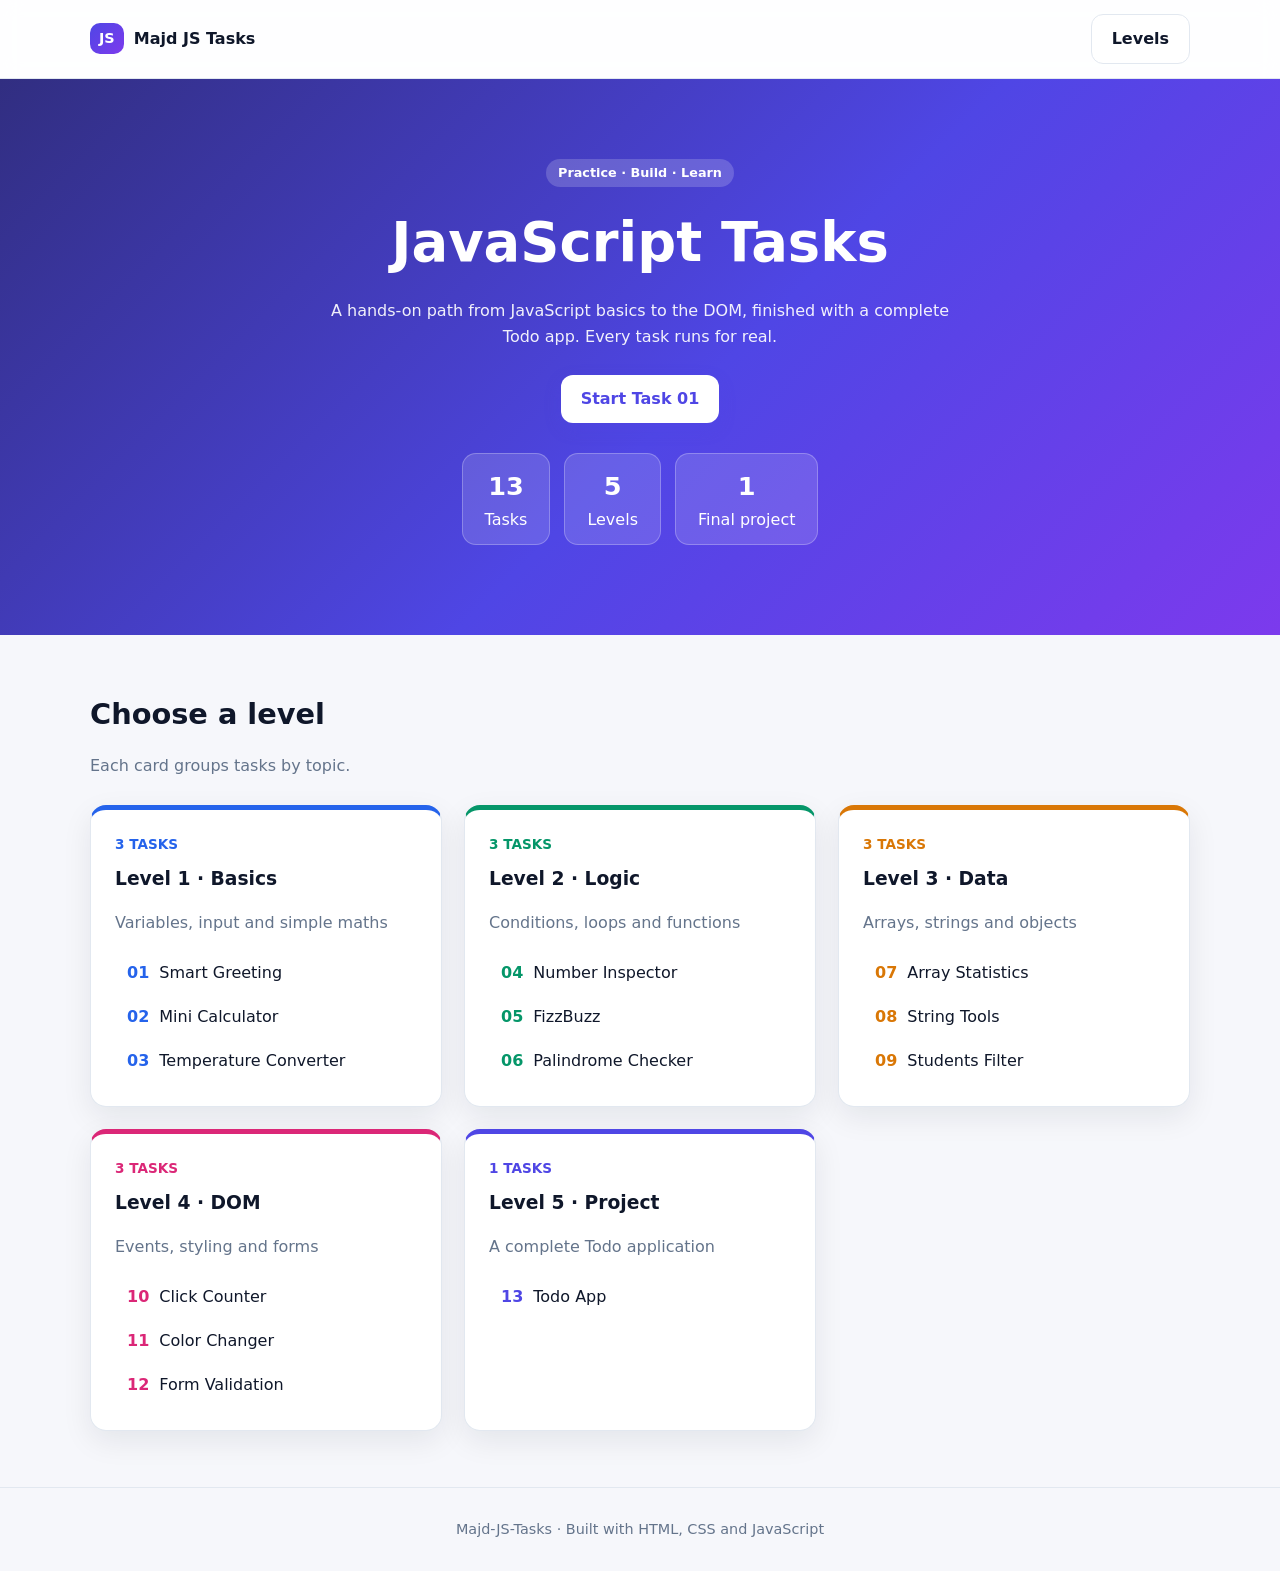
<file: Majd-JS-Tasks/index.html>
<!DOCTYPE html><html lang="en"><head><meta charset="UTF-8"><meta name="viewport" content="width=device-width,initial-scale=1"><title>JavaScript Tasks · Majd JS Tasks</title><link rel="stylesheet" href="shared/style.css"></head><body><header class="site-header"><div class="container nav"><a class="brand" href="index.html"><span class="logo">JS</span>Majd JS Tasks</a><a class="btn btn-ghost" href="#levels">Levels</a></div></header><section class="hero"><div class="container"><span class="badge">Practice · Build · Learn</span><h1>JavaScript Tasks</h1><p>A hands-on path from JavaScript basics to the DOM, finished with a complete Todo app. Every task runs for real.</p><a class="btn btn-light" href="level-1-basics/greeting.html">Start Task 01</a><div class="stats-row"><div class="stat"><b>13</b>Tasks</div><div class="stat"><b>5</b>Levels</div><div class="stat"><b>1</b>Final project</div></div></div></section><section class="section" id="levels"><div class="container"><h2>Choose a level</h2><p class="muted">Each card groups tasks by topic.</p><div class="grid"><article class="card" style="--c:#2563eb"><div class="count">3 TASKS</div><h3>Level 1 · Basics</h3><p class="muted">Variables, input and simple maths</p><ul><li><a href="level-1-basics/greeting.html"><span>01</span>Smart Greeting</a></li><li><a href="level-1-basics/calculator.html"><span>02</span>Mini Calculator</a></li><li><a href="level-1-basics/temperature.html"><span>03</span>Temperature Converter</a></li></ul></article><article class="card" style="--c:#059669"><div class="count">3 TASKS</div><h3>Level 2 · Logic</h3><p class="muted">Conditions, loops and functions</p><ul><li><a href="level-2-logic/number-check.html"><span>04</span>Number Inspector</a></li><li><a href="level-2-logic/fizzbuzz.html"><span>05</span>FizzBuzz</a></li><li><a href="level-2-logic/palindrome.html"><span>06</span>Palindrome Checker</a></li></ul></article><article class="card" style="--c:#d97706"><div class="count">3 TASKS</div><h3>Level 3 · Data</h3><p class="muted">Arrays, strings and objects</p><ul><li><a href="level-3-data/array-stats.html"><span>07</span>Array Statistics</a></li><li><a href="level-3-data/string-tools.html"><span>08</span>String Tools</a></li><li><a href="level-3-data/students.html"><span>09</span>Students Filter</a></li></ul></article><article class="card" style="--c:#db2777"><div class="count">3 TASKS</div><h3>Level 4 · DOM</h3><p class="muted">Events, styling and forms</p><ul><li><a href="level-4-dom/counter.html"><span>10</span>Click Counter</a></li><li><a href="level-4-dom/color-picker.html"><span>11</span>Color Changer</a></li><li><a href="level-4-dom/form-validation.html"><span>12</span>Form Validation</a></li></ul></article><article class="card" style="--c:#4f46e5"><div class="count">1 TASKS</div><h3>Level 5 · Project</h3><p class="muted">A complete Todo application</p><ul><li><a href="level-5-project/13-todo-app/index.html"><span>13</span>Todo App</a></li></ul></article></div></div></section><footer>Majd-JS-Tasks · Built with HTML, CSS and JavaScript</footer></body></html>
</file>
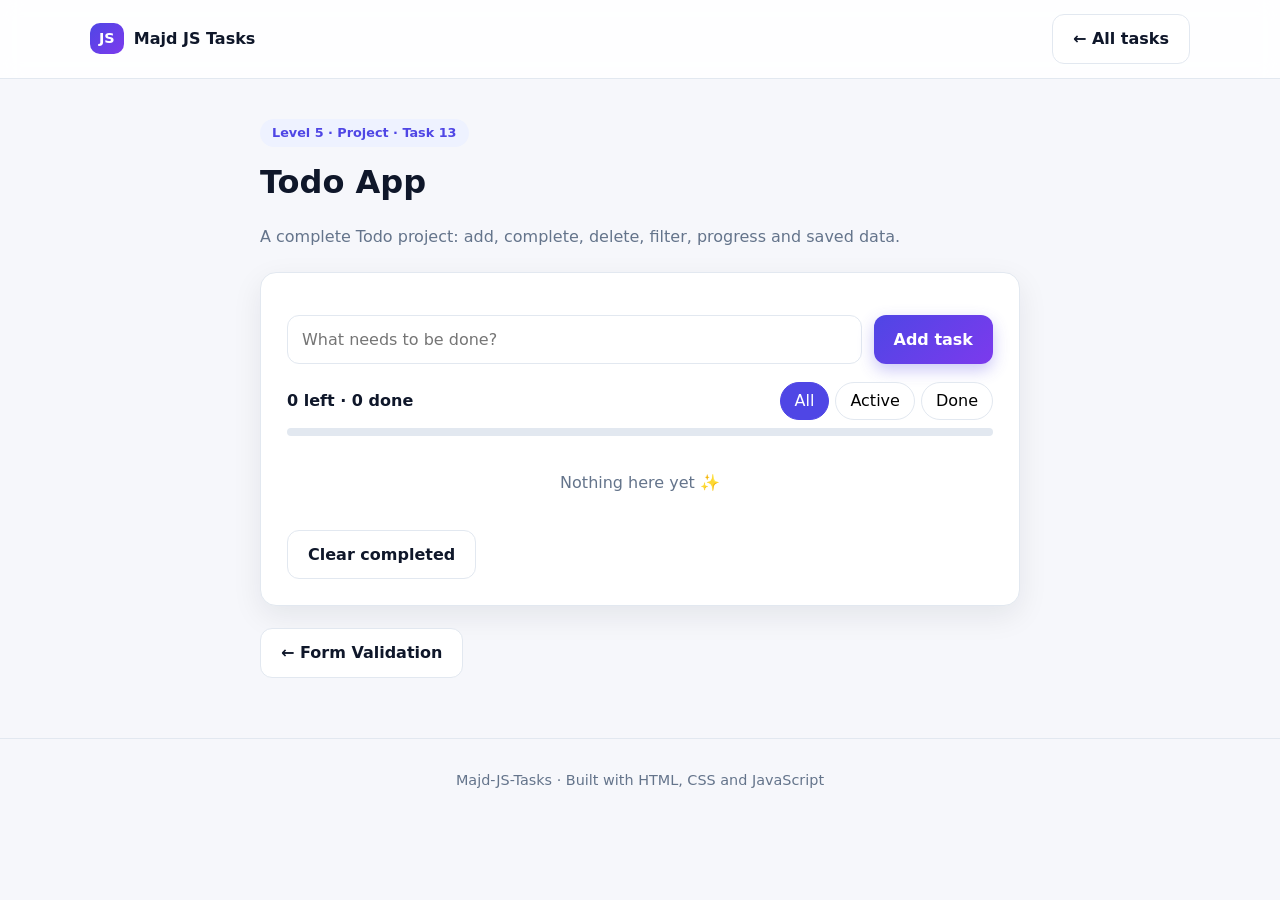
<file: Majd-JS-Tasks/level-5-project/13-todo-app/index.html>
<!DOCTYPE html><html lang="en"><head><meta charset="UTF-8"><meta name="viewport" content="width=device-width,initial-scale=1"><title>Todo App · Majd JS Tasks</title><link rel="stylesheet" href="../../shared/style.css"></head><body><header class="site-header"><div class="container nav"><a class="brand" href="../../index.html"><span class="logo">JS</span>Majd JS Tasks</a><a class="btn btn-ghost" href="../../index.html">← All tasks</a></div></header><main class="container task"><span class="badge">Level 5 · Project · Task 13</span><h1>Todo App</h1><p class="lead">A complete Todo project: add, complete, delete, filter, progress and saved data.</p><section class="panel"><form id="f" class="row"><input id="t" placeholder="What needs to be done?" maxlength="80" aria-label="New task"><button class="btn">Add task</button></form><div class="stats"><strong id="count"></strong><div class="tabs" id="tabs"><button data-f="all" class="active">All</button><button data-f="active">Active</button><button data-f="done">Done</button></div></div><div class="progress"><div id="bar"></div></div><ul id="list" class="todo-list"></ul><button class="btn btn-ghost" id="clear">Clear completed</button></section><nav class="pager"><a class="btn btn-ghost" href="../../level-4-dom/form-validation.html">← Form Validation</a><span></span></nav></main><footer>Majd-JS-Tasks · Built with HTML, CSS and JavaScript</footer><script src="../../shared/common.js"></script><script src="todo.js"></script></body></html>
</file>
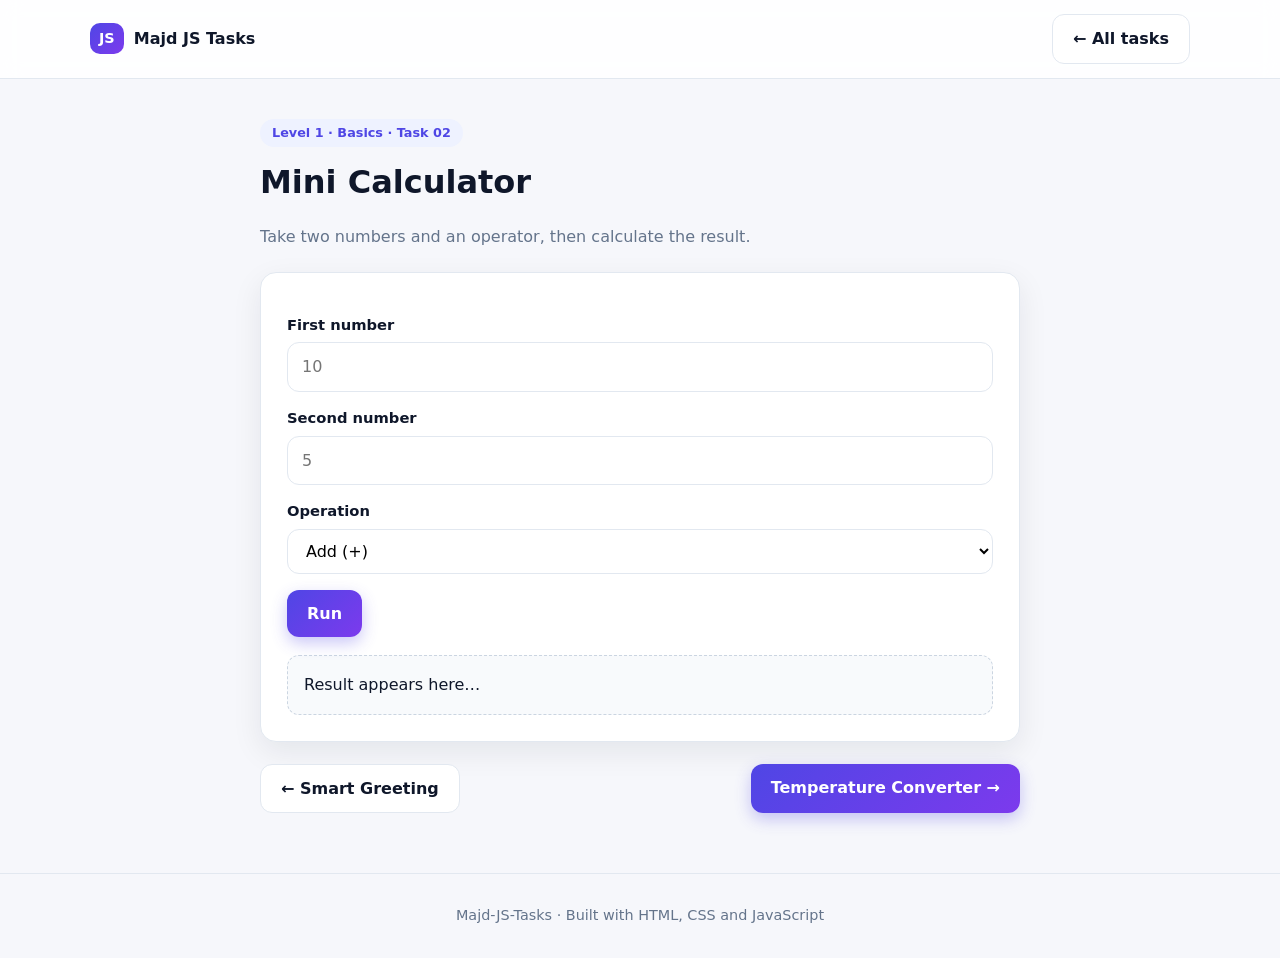
<file: Majd-JS-Tasks/level-1-basics/calculator.html>
<!DOCTYPE html><html lang="en"><head><meta charset="UTF-8"><meta name="viewport" content="width=device-width,initial-scale=1"><title>Mini Calculator · Majd JS Tasks</title><link rel="stylesheet" href="../shared/style.css"></head><body><header class="site-header"><div class="container nav"><a class="brand" href="../index.html"><span class="logo">JS</span>Majd JS Tasks</a><a class="btn btn-ghost" href="../index.html">← All tasks</a></div></header><main class="container task"><span class="badge">Level 1 · Basics · Task 02</span><h1>Mini Calculator</h1><p class="lead">Take two numbers and an operator, then calculate the result.</p><section class="panel"><label for="a">First number</label><input id="a" type="number" placeholder="10"><label for="b">Second number</label><input id="b" type="number" placeholder="5"><label for="op">Operation</label><select id="op"><option value="+">Add (+)</option><option value="-">Subtract (−)</option><option value="*">Multiply (×)</option><option value="/">Divide (÷)</option></select><div class="row"><button class="btn" id="go">Run</button></div><div class="output" id="out">Result appears here…</div></section><nav class="pager"><a class="btn btn-ghost" href="../level-1-basics/greeting.html">← Smart Greeting</a><a class="btn" href="../level-1-basics/temperature.html">Temperature Converter →</a></nav></main><footer>Majd-JS-Tasks · Built with HTML, CSS and JavaScript</footer><script src="../shared/common.js"></script><script src="calculator.js"></script></body></html>
</file>
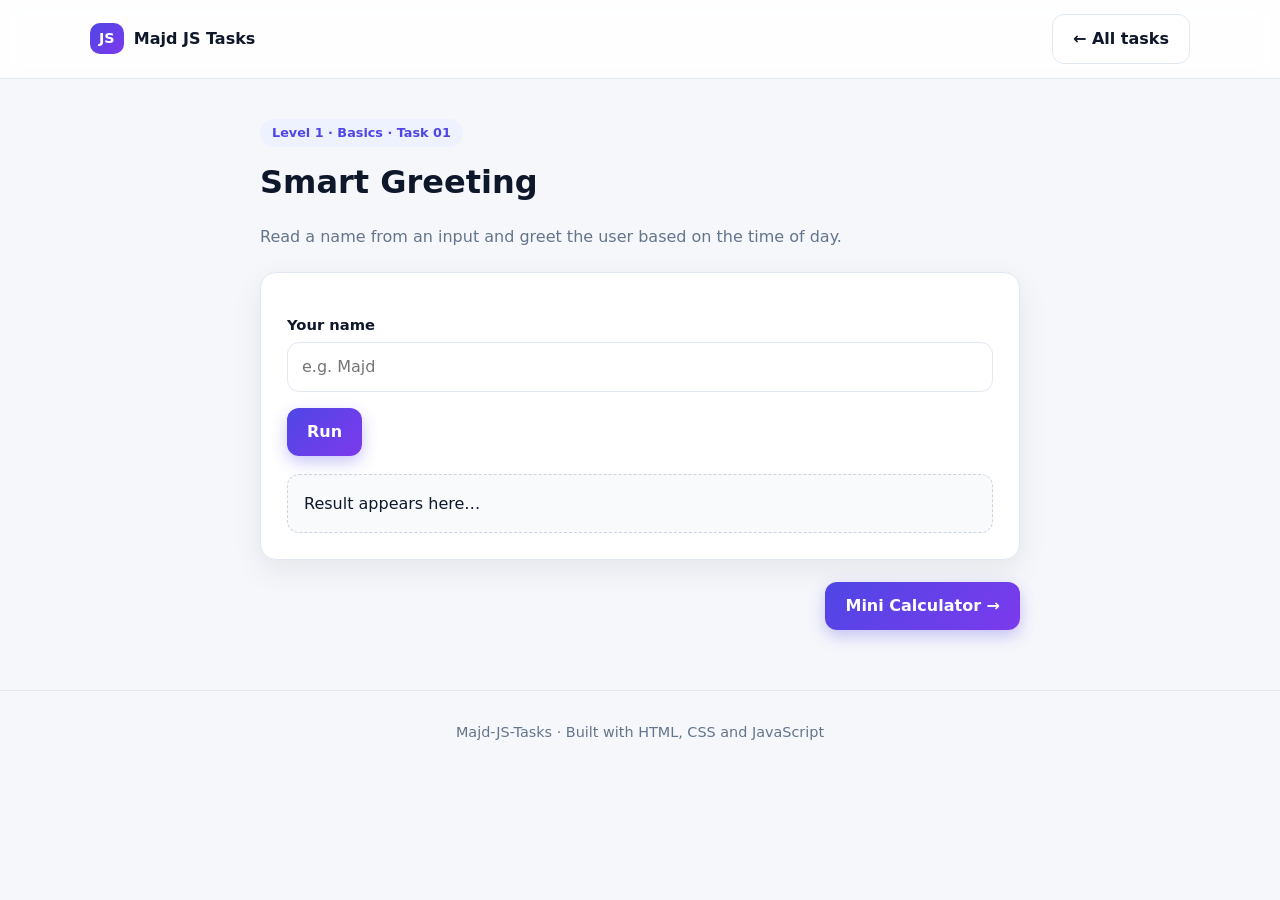
<file: Majd-JS-Tasks/level-1-basics/greeting.html>
<!DOCTYPE html><html lang="en"><head><meta charset="UTF-8"><meta name="viewport" content="width=device-width,initial-scale=1"><title>Smart Greeting · Majd JS Tasks</title><link rel="stylesheet" href="../shared/style.css"></head><body><header class="site-header"><div class="container nav"><a class="brand" href="../index.html"><span class="logo">JS</span>Majd JS Tasks</a><a class="btn btn-ghost" href="../index.html">← All tasks</a></div></header><main class="container task"><span class="badge">Level 1 · Basics · Task 01</span><h1>Smart Greeting</h1><p class="lead">Read a name from an input and greet the user based on the time of day.</p><section class="panel"><label for="name">Your name</label><input id="name" type="text" placeholder="e.g. Majd"><div class="row"><button class="btn" id="go">Run</button></div><div class="output" id="out">Result appears here…</div></section><nav class="pager"><span></span><a class="btn" href="../level-1-basics/calculator.html">Mini Calculator →</a></nav></main><footer>Majd-JS-Tasks · Built with HTML, CSS and JavaScript</footer><script src="../shared/common.js"></script><script src="greeting.js"></script></body></html>
</file>
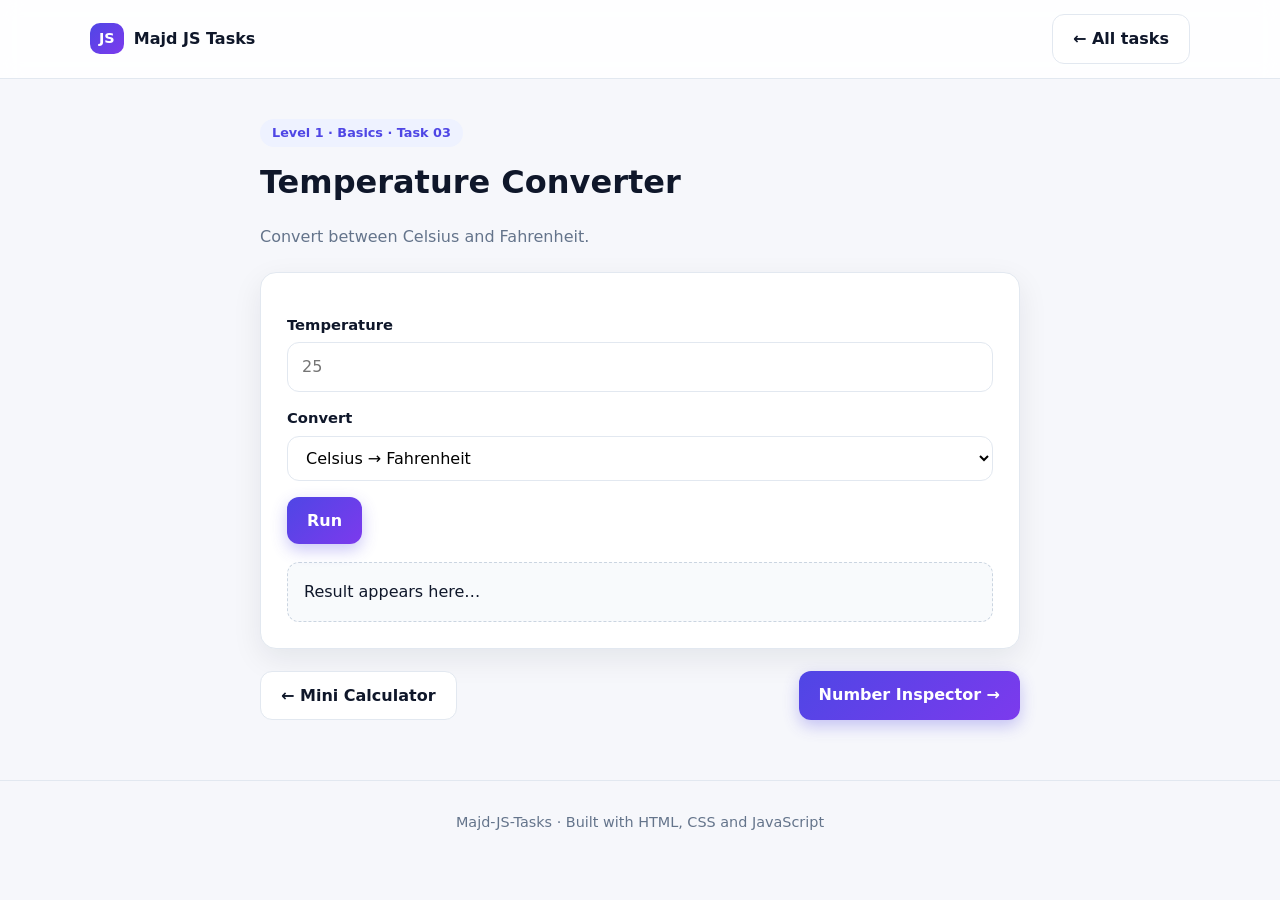
<file: Majd-JS-Tasks/level-1-basics/temperature.html>
<!DOCTYPE html><html lang="en"><head><meta charset="UTF-8"><meta name="viewport" content="width=device-width,initial-scale=1"><title>Temperature Converter · Majd JS Tasks</title><link rel="stylesheet" href="../shared/style.css"></head><body><header class="site-header"><div class="container nav"><a class="brand" href="../index.html"><span class="logo">JS</span>Majd JS Tasks</a><a class="btn btn-ghost" href="../index.html">← All tasks</a></div></header><main class="container task"><span class="badge">Level 1 · Basics · Task 03</span><h1>Temperature Converter</h1><p class="lead">Convert between Celsius and Fahrenheit.</p><section class="panel"><label for="v">Temperature</label><input id="v" type="number" placeholder="25"><label for="m">Convert</label><select id="m"><option value="cf">Celsius → Fahrenheit</option><option value="fc">Fahrenheit → Celsius</option></select><div class="row"><button class="btn" id="go">Run</button></div><div class="output" id="out">Result appears here…</div></section><nav class="pager"><a class="btn btn-ghost" href="../level-1-basics/calculator.html">← Mini Calculator</a><a class="btn" href="../level-2-logic/number-check.html">Number Inspector →</a></nav></main><footer>Majd-JS-Tasks · Built with HTML, CSS and JavaScript</footer><script src="../shared/common.js"></script><script src="temperature.js"></script></body></html>
</file>
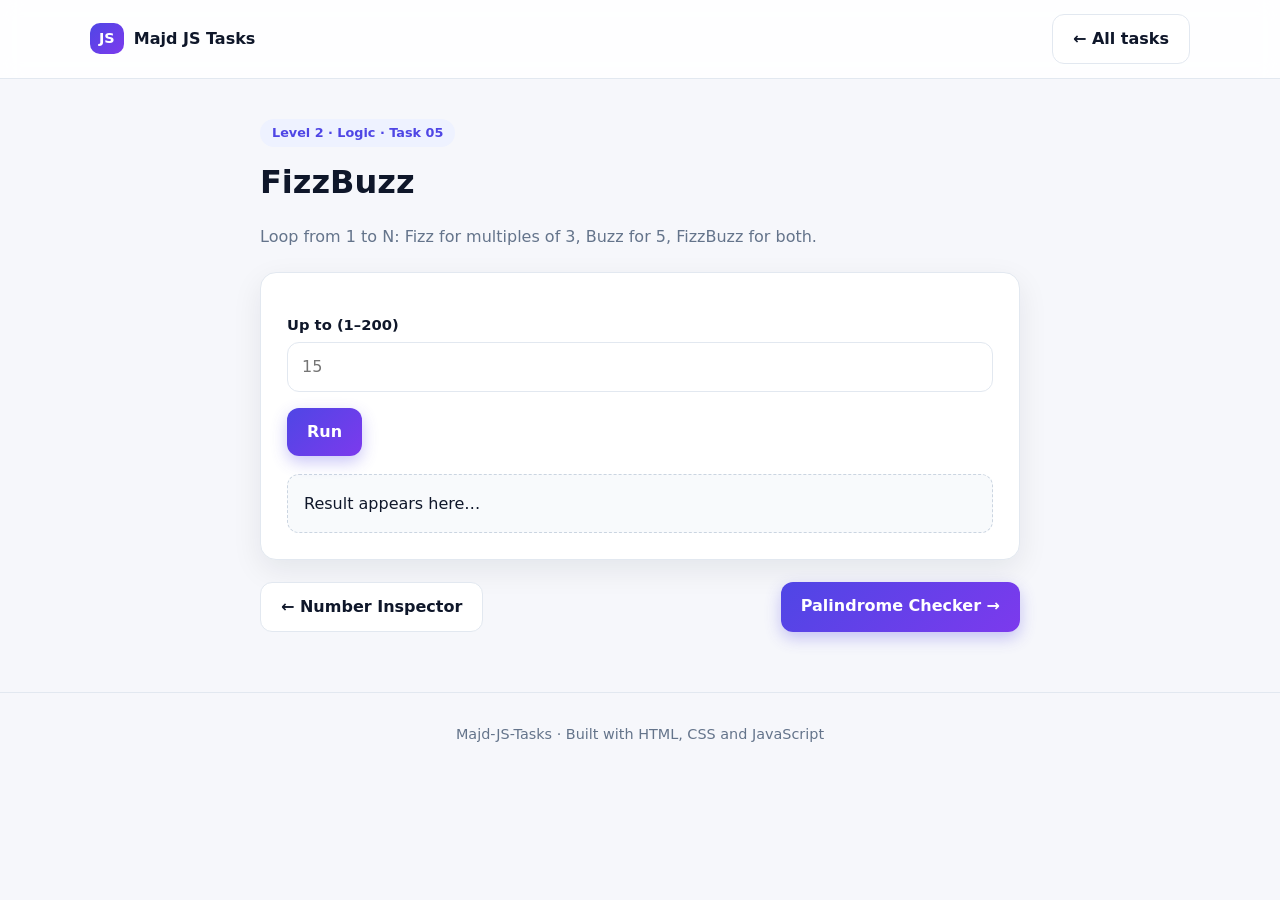
<file: Majd-JS-Tasks/level-2-logic/fizzbuzz.html>
<!DOCTYPE html><html lang="en"><head><meta charset="UTF-8"><meta name="viewport" content="width=device-width,initial-scale=1"><title>FizzBuzz · Majd JS Tasks</title><link rel="stylesheet" href="../shared/style.css"></head><body><header class="site-header"><div class="container nav"><a class="brand" href="../index.html"><span class="logo">JS</span>Majd JS Tasks</a><a class="btn btn-ghost" href="../index.html">← All tasks</a></div></header><main class="container task"><span class="badge">Level 2 · Logic · Task 05</span><h1>FizzBuzz</h1><p class="lead">Loop from 1 to N: Fizz for multiples of 3, Buzz for 5, FizzBuzz for both.</p><section class="panel"><label for="n">Up to (1–200)</label><input id="n" type="number" placeholder="15"><div class="row"><button class="btn" id="go">Run</button></div><div class="output" id="out">Result appears here…</div></section><nav class="pager"><a class="btn btn-ghost" href="../level-2-logic/number-check.html">← Number Inspector</a><a class="btn" href="../level-2-logic/palindrome.html">Palindrome Checker →</a></nav></main><footer>Majd-JS-Tasks · Built with HTML, CSS and JavaScript</footer><script src="../shared/common.js"></script><script src="fizzbuzz.js"></script></body></html>
</file>
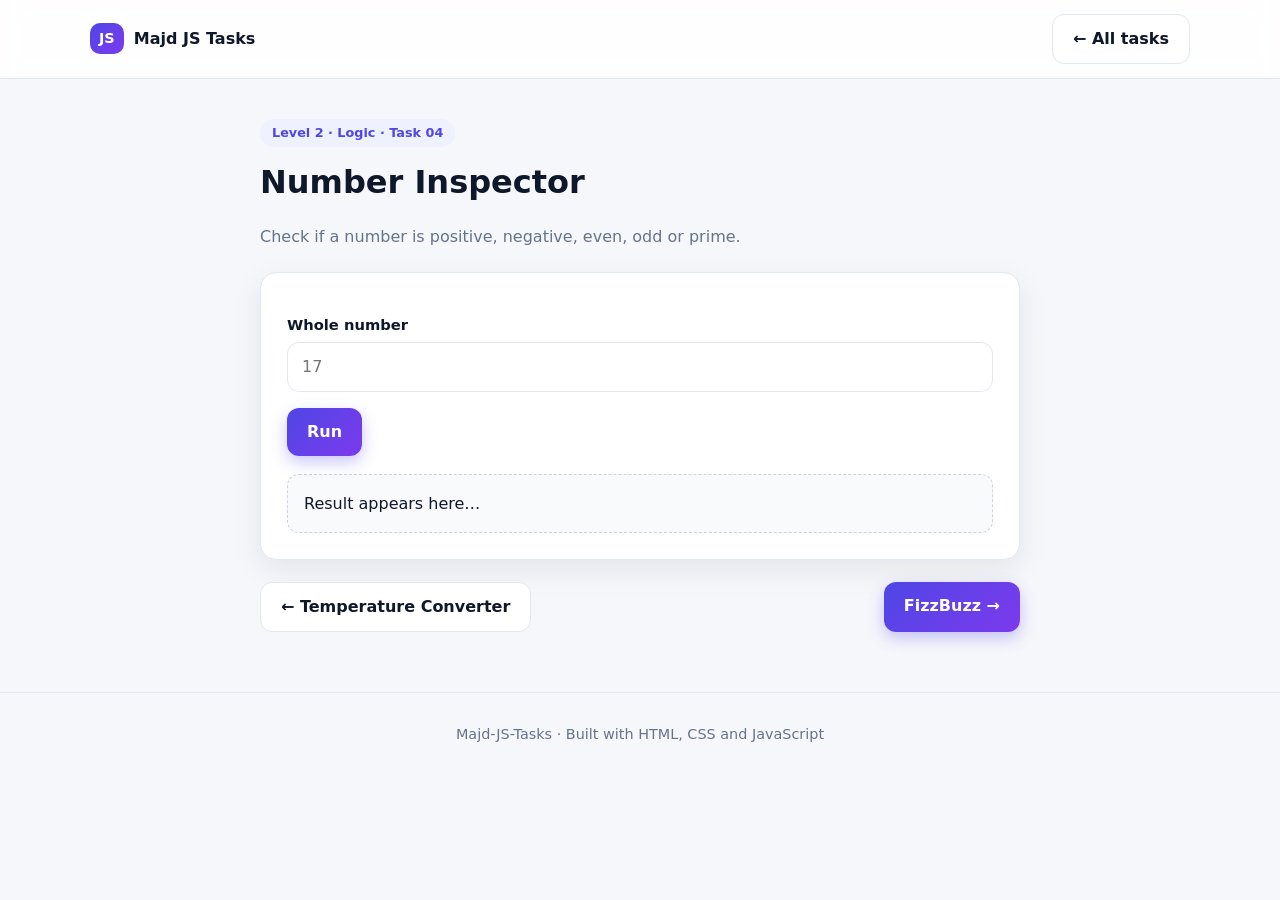
<file: Majd-JS-Tasks/level-2-logic/number-check.html>
<!DOCTYPE html><html lang="en"><head><meta charset="UTF-8"><meta name="viewport" content="width=device-width,initial-scale=1"><title>Number Inspector · Majd JS Tasks</title><link rel="stylesheet" href="../shared/style.css"></head><body><header class="site-header"><div class="container nav"><a class="brand" href="../index.html"><span class="logo">JS</span>Majd JS Tasks</a><a class="btn btn-ghost" href="../index.html">← All tasks</a></div></header><main class="container task"><span class="badge">Level 2 · Logic · Task 04</span><h1>Number Inspector</h1><p class="lead">Check if a number is positive, negative, even, odd or prime.</p><section class="panel"><label for="n">Whole number</label><input id="n" type="number" placeholder="17"><div class="row"><button class="btn" id="go">Run</button></div><div class="output" id="out">Result appears here…</div></section><nav class="pager"><a class="btn btn-ghost" href="../level-1-basics/temperature.html">← Temperature Converter</a><a class="btn" href="../level-2-logic/fizzbuzz.html">FizzBuzz →</a></nav></main><footer>Majd-JS-Tasks · Built with HTML, CSS and JavaScript</footer><script src="../shared/common.js"></script><script src="number-check.js"></script></body></html>
</file>
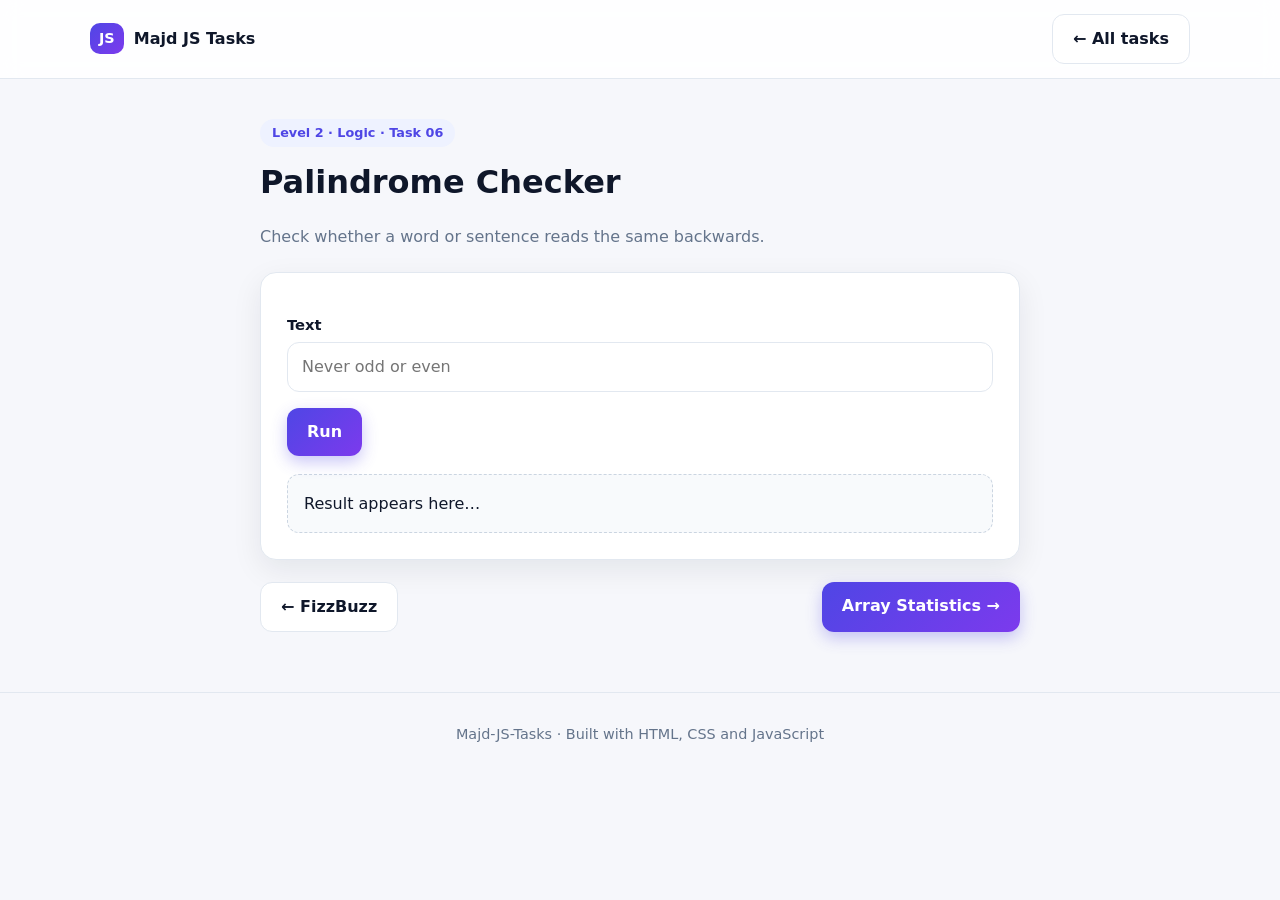
<file: Majd-JS-Tasks/level-2-logic/palindrome.html>
<!DOCTYPE html><html lang="en"><head><meta charset="UTF-8"><meta name="viewport" content="width=device-width,initial-scale=1"><title>Palindrome Checker · Majd JS Tasks</title><link rel="stylesheet" href="../shared/style.css"></head><body><header class="site-header"><div class="container nav"><a class="brand" href="../index.html"><span class="logo">JS</span>Majd JS Tasks</a><a class="btn btn-ghost" href="../index.html">← All tasks</a></div></header><main class="container task"><span class="badge">Level 2 · Logic · Task 06</span><h1>Palindrome Checker</h1><p class="lead">Check whether a word or sentence reads the same backwards.</p><section class="panel"><label for="s">Text</label><input id="s" type="text" placeholder="Never odd or even"><div class="row"><button class="btn" id="go">Run</button></div><div class="output" id="out">Result appears here…</div></section><nav class="pager"><a class="btn btn-ghost" href="../level-2-logic/fizzbuzz.html">← FizzBuzz</a><a class="btn" href="../level-3-data/array-stats.html">Array Statistics →</a></nav></main><footer>Majd-JS-Tasks · Built with HTML, CSS and JavaScript</footer><script src="../shared/common.js"></script><script src="palindrome.js"></script></body></html>
</file>
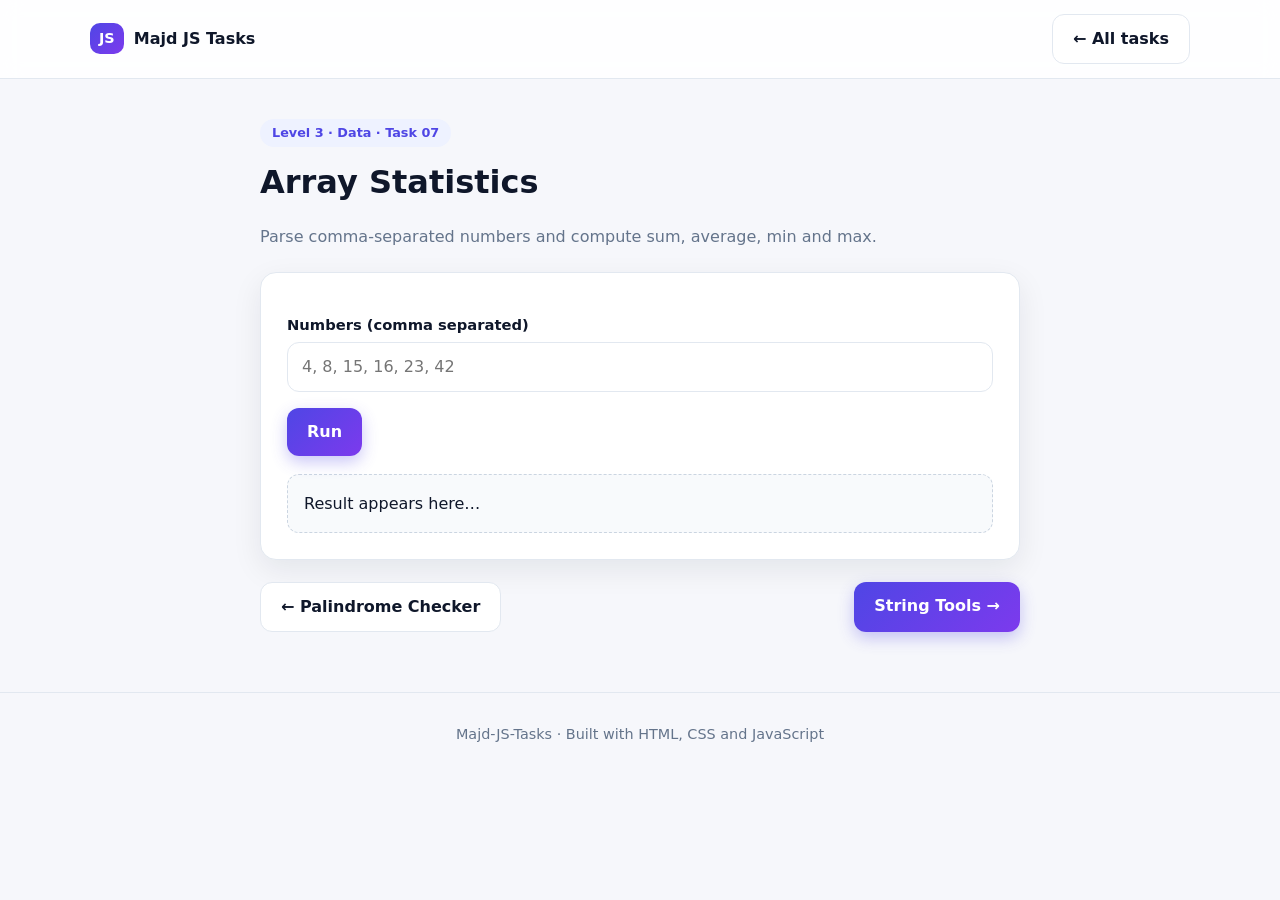
<file: Majd-JS-Tasks/level-3-data/array-stats.html>
<!DOCTYPE html><html lang="en"><head><meta charset="UTF-8"><meta name="viewport" content="width=device-width,initial-scale=1"><title>Array Statistics · Majd JS Tasks</title><link rel="stylesheet" href="../shared/style.css"></head><body><header class="site-header"><div class="container nav"><a class="brand" href="../index.html"><span class="logo">JS</span>Majd JS Tasks</a><a class="btn btn-ghost" href="../index.html">← All tasks</a></div></header><main class="container task"><span class="badge">Level 3 · Data · Task 07</span><h1>Array Statistics</h1><p class="lead">Parse comma-separated numbers and compute sum, average, min and max.</p><section class="panel"><label for="nums">Numbers (comma separated)</label><input id="nums" type="text" placeholder="4, 8, 15, 16, 23, 42"><div class="row"><button class="btn" id="go">Run</button></div><div class="output" id="out">Result appears here…</div></section><nav class="pager"><a class="btn btn-ghost" href="../level-2-logic/palindrome.html">← Palindrome Checker</a><a class="btn" href="../level-3-data/string-tools.html">String Tools →</a></nav></main><footer>Majd-JS-Tasks · Built with HTML, CSS and JavaScript</footer><script src="../shared/common.js"></script><script src="array-stats.js"></script></body></html>
</file>
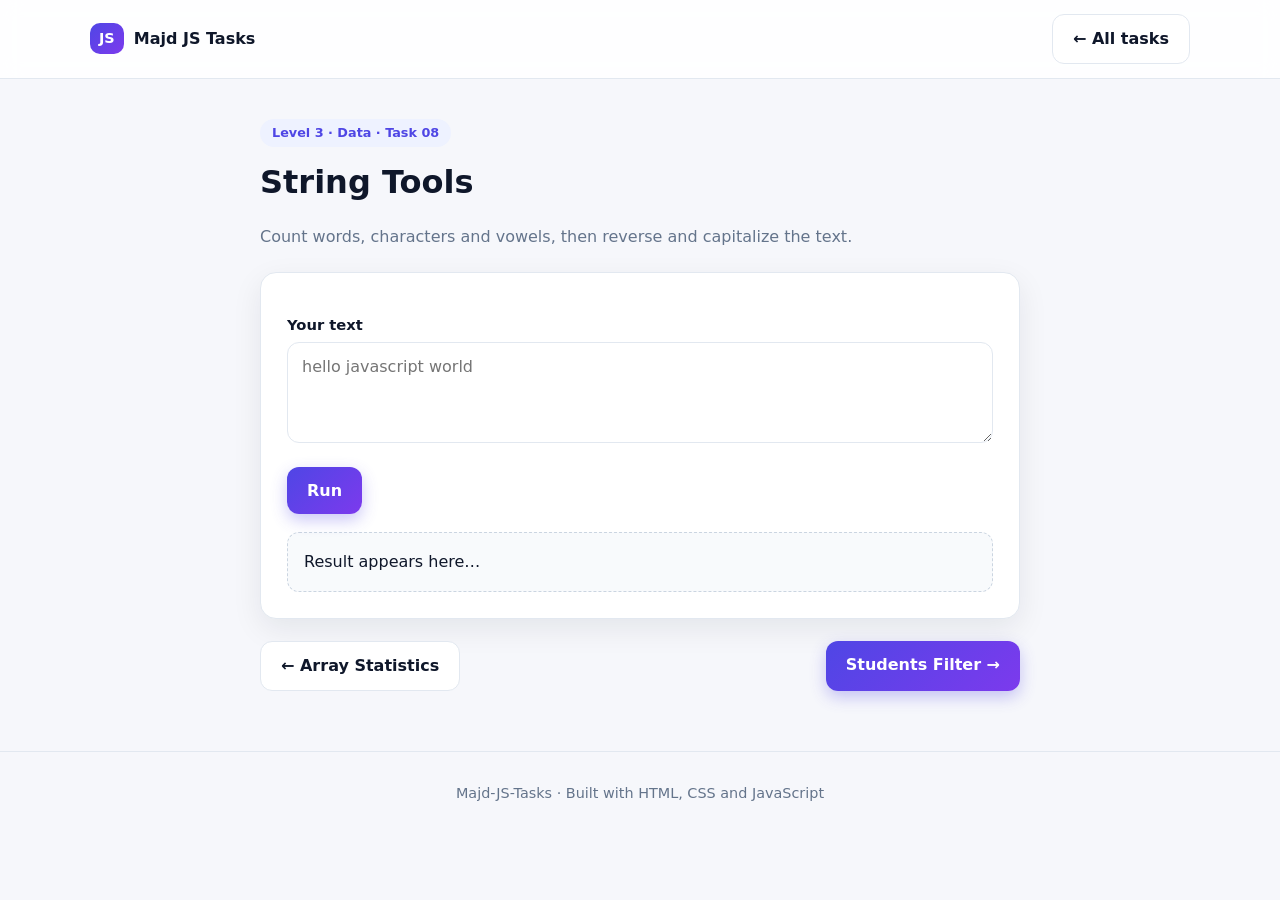
<file: Majd-JS-Tasks/level-3-data/string-tools.html>
<!DOCTYPE html><html lang="en"><head><meta charset="UTF-8"><meta name="viewport" content="width=device-width,initial-scale=1"><title>String Tools · Majd JS Tasks</title><link rel="stylesheet" href="../shared/style.css"></head><body><header class="site-header"><div class="container nav"><a class="brand" href="../index.html"><span class="logo">JS</span>Majd JS Tasks</a><a class="btn btn-ghost" href="../index.html">← All tasks</a></div></header><main class="container task"><span class="badge">Level 3 · Data · Task 08</span><h1>String Tools</h1><p class="lead">Count words, characters and vowels, then reverse and capitalize the text.</p><section class="panel"><label for="t">Your text</label><textarea id="t" rows="3" placeholder="hello javascript world"></textarea><div class="row"><button class="btn" id="go">Run</button></div><div class="output" id="out">Result appears here…</div></section><nav class="pager"><a class="btn btn-ghost" href="../level-3-data/array-stats.html">← Array Statistics</a><a class="btn" href="../level-3-data/students.html">Students Filter →</a></nav></main><footer>Majd-JS-Tasks · Built with HTML, CSS and JavaScript</footer><script src="../shared/common.js"></script><script src="string-tools.js"></script></body></html>
</file>
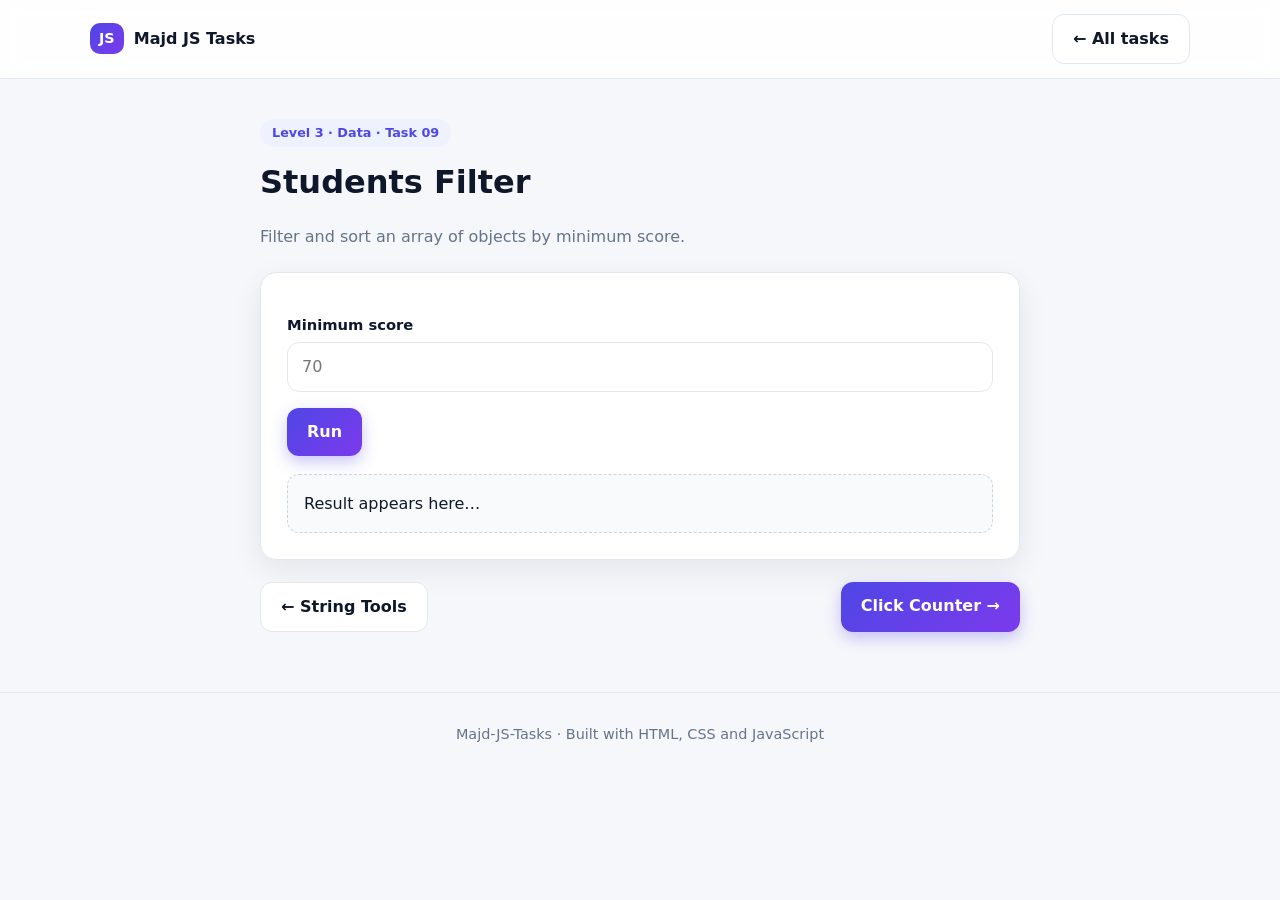
<file: Majd-JS-Tasks/level-3-data/students.html>
<!DOCTYPE html><html lang="en"><head><meta charset="UTF-8"><meta name="viewport" content="width=device-width,initial-scale=1"><title>Students Filter · Majd JS Tasks</title><link rel="stylesheet" href="../shared/style.css"></head><body><header class="site-header"><div class="container nav"><a class="brand" href="../index.html"><span class="logo">JS</span>Majd JS Tasks</a><a class="btn btn-ghost" href="../index.html">← All tasks</a></div></header><main class="container task"><span class="badge">Level 3 · Data · Task 09</span><h1>Students Filter</h1><p class="lead">Filter and sort an array of objects by minimum score.</p><section class="panel"><label for="min">Minimum score</label><input id="min" type="number" placeholder="70"><div class="row"><button class="btn" id="go">Run</button></div><div class="output" id="out">Result appears here…</div></section><nav class="pager"><a class="btn btn-ghost" href="../level-3-data/string-tools.html">← String Tools</a><a class="btn" href="../level-4-dom/counter.html">Click Counter →</a></nav></main><footer>Majd-JS-Tasks · Built with HTML, CSS and JavaScript</footer><script src="../shared/common.js"></script><script src="students.js"></script></body></html>
</file>
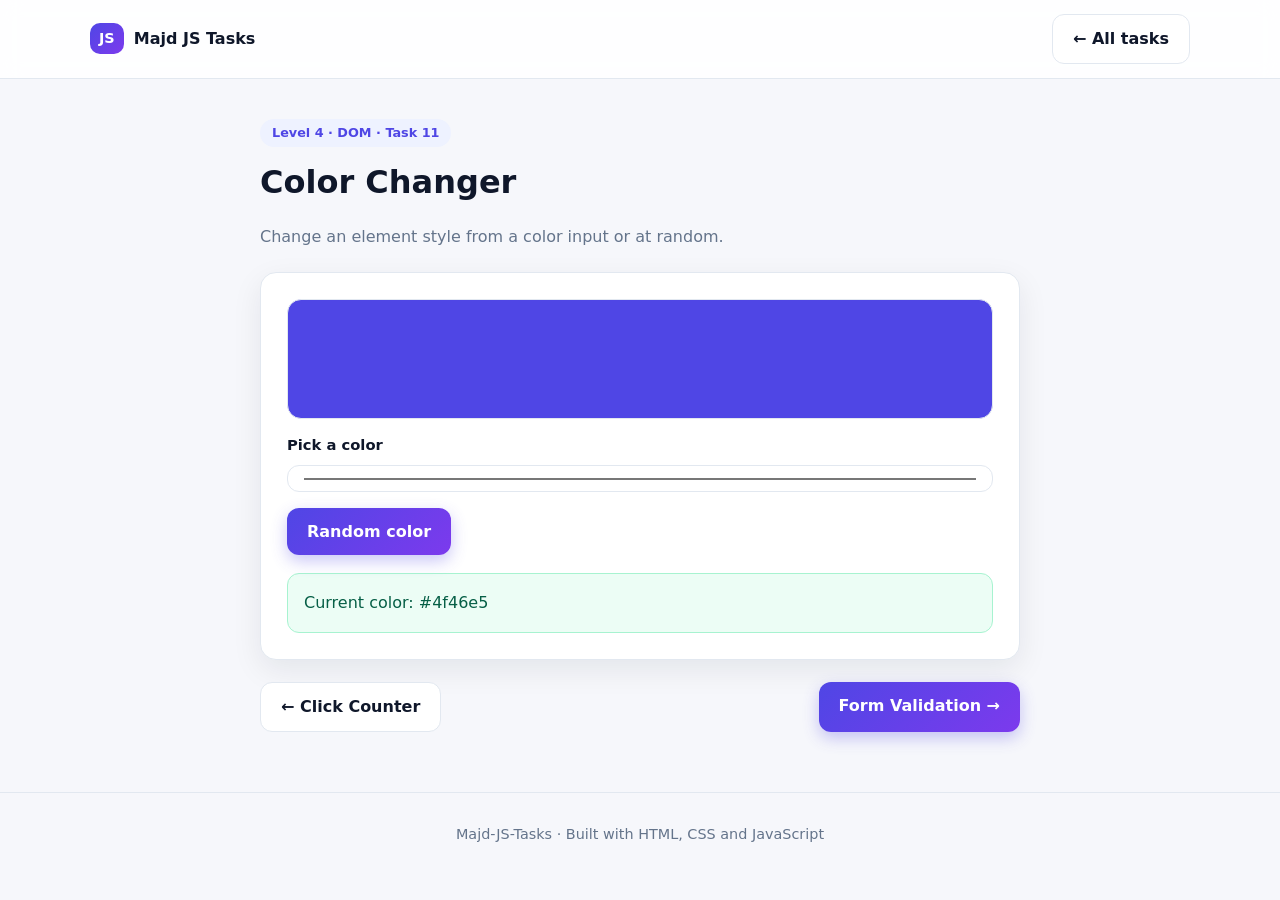
<file: Majd-JS-Tasks/level-4-dom/color-picker.html>
<!DOCTYPE html><html lang="en"><head><meta charset="UTF-8"><meta name="viewport" content="width=device-width,initial-scale=1"><title>Color Changer · Majd JS Tasks</title><link rel="stylesheet" href="../shared/style.css"></head><body><header class="site-header"><div class="container nav"><a class="brand" href="../index.html"><span class="logo">JS</span>Majd JS Tasks</a><a class="btn btn-ghost" href="../index.html">← All tasks</a></div></header><main class="container task"><span class="badge">Level 4 · DOM · Task 11</span><h1>Color Changer</h1><p class="lead">Change an element style from a color input or at random.</p><section class="panel"><div class="swatch" id="sw"></div><label for="pick">Pick a color</label><input id="pick" type="color" value="#4f46e5"><div class="row"><button class="btn" id="go">Random color</button></div><div class="output" id="out"></div></section><nav class="pager"><a class="btn btn-ghost" href="../level-4-dom/counter.html">← Click Counter</a><a class="btn" href="../level-4-dom/form-validation.html">Form Validation →</a></nav></main><footer>Majd-JS-Tasks · Built with HTML, CSS and JavaScript</footer><script src="../shared/common.js"></script><script src="color-picker.js"></script></body></html>
</file>
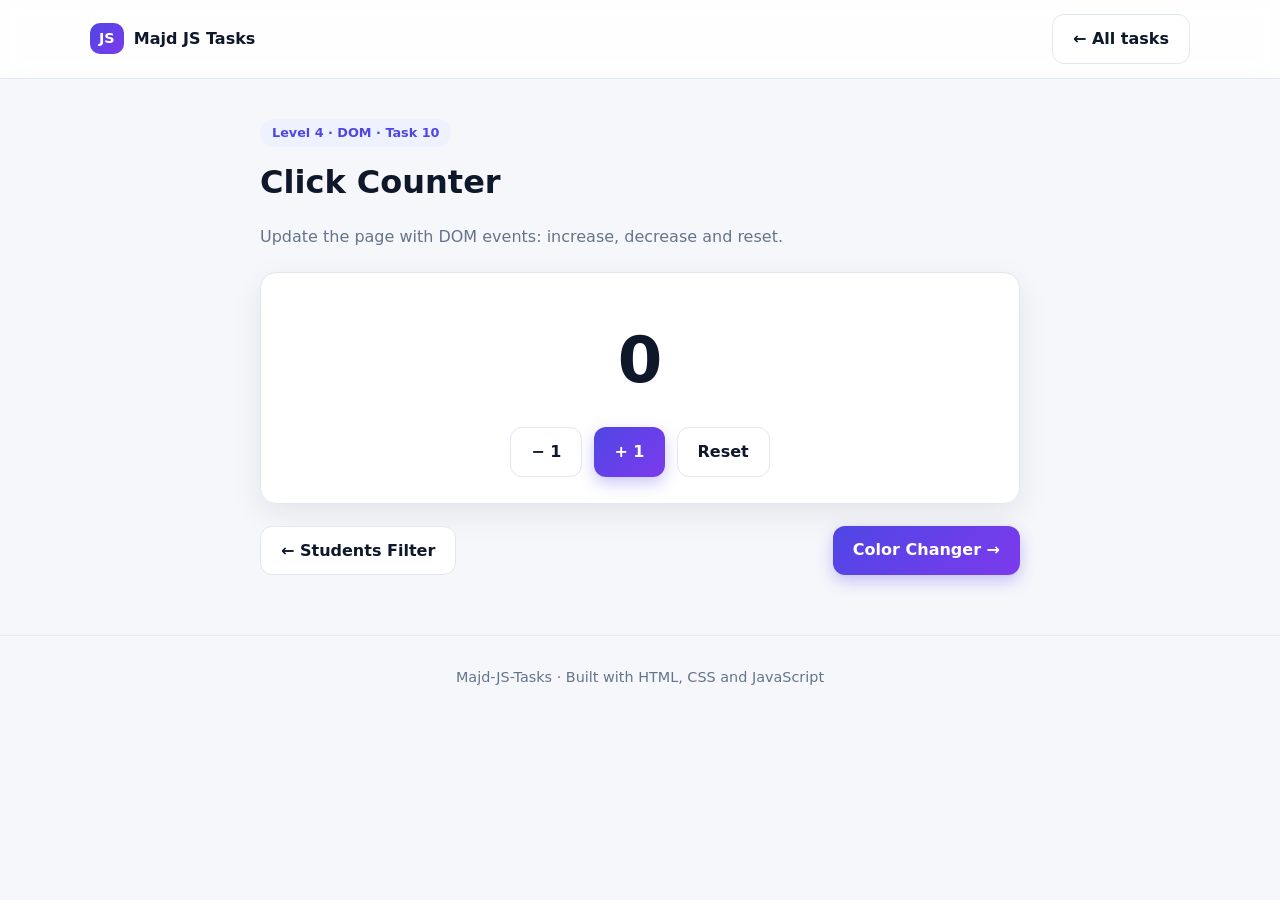
<file: Majd-JS-Tasks/level-4-dom/counter.html>
<!DOCTYPE html><html lang="en"><head><meta charset="UTF-8"><meta name="viewport" content="width=device-width,initial-scale=1"><title>Click Counter · Majd JS Tasks</title><link rel="stylesheet" href="../shared/style.css"></head><body><header class="site-header"><div class="container nav"><a class="brand" href="../index.html"><span class="logo">JS</span>Majd JS Tasks</a><a class="btn btn-ghost" href="../index.html">← All tasks</a></div></header><main class="container task"><span class="badge">Level 4 · DOM · Task 10</span><h1>Click Counter</h1><p class="lead">Update the page with DOM events: increase, decrease and reset.</p><section class="panel"><div class="big" id="val">0</div><div class="row center"><button class="btn btn-ghost" id="dec">− 1</button><button class="btn" id="inc">+ 1</button><button class="btn btn-ghost" id="rst">Reset</button></div></section><nav class="pager"><a class="btn btn-ghost" href="../level-3-data/students.html">← Students Filter</a><a class="btn" href="../level-4-dom/color-picker.html">Color Changer →</a></nav></main><footer>Majd-JS-Tasks · Built with HTML, CSS and JavaScript</footer><script src="../shared/common.js"></script><script src="counter.js"></script></body></html>
</file>
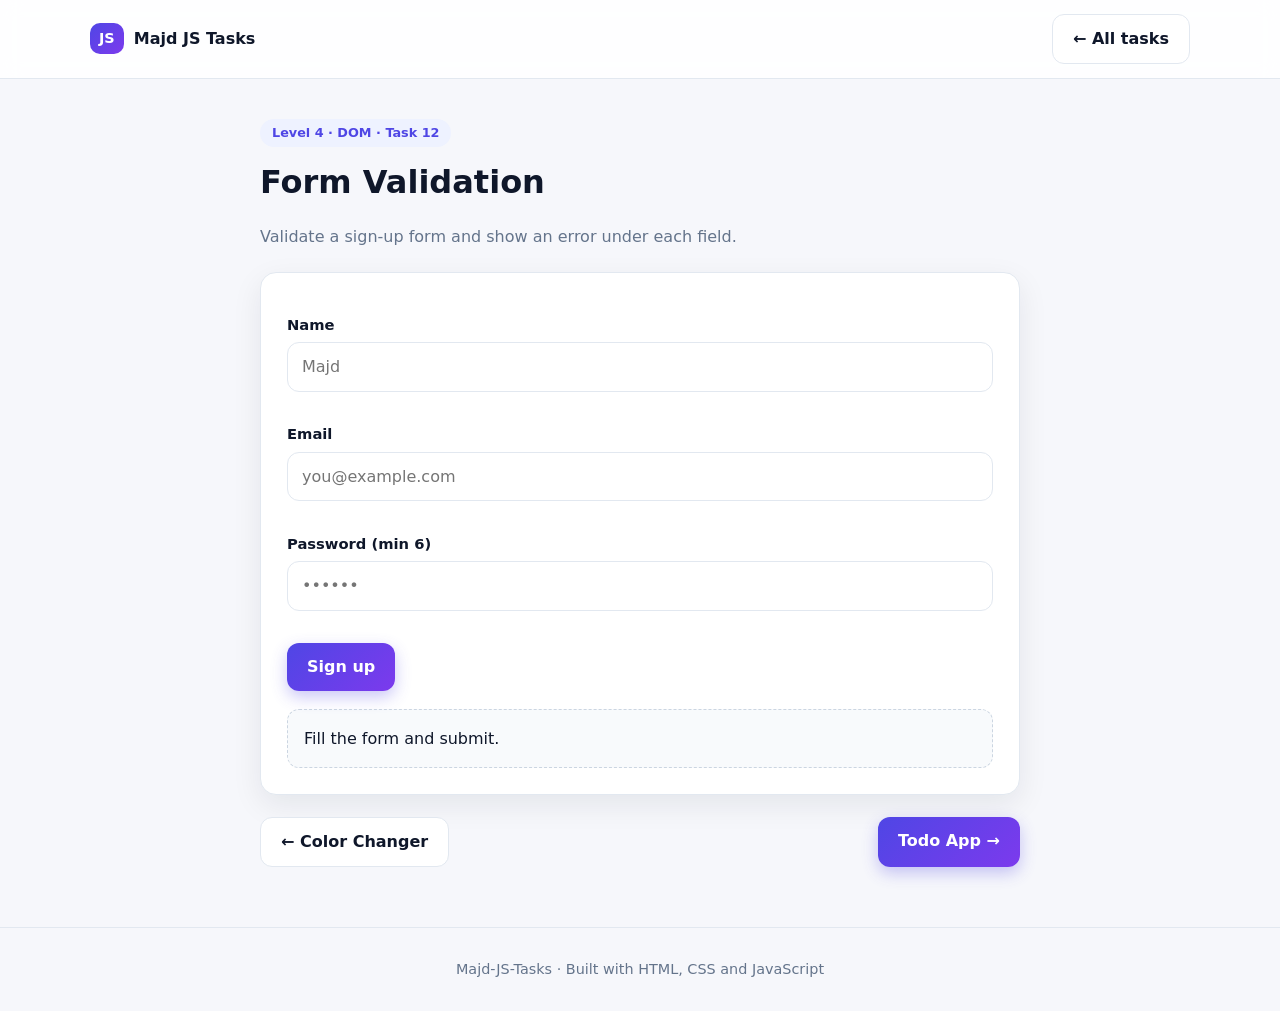
<file: Majd-JS-Tasks/level-4-dom/form-validation.html>
<!DOCTYPE html><html lang="en"><head><meta charset="UTF-8"><meta name="viewport" content="width=device-width,initial-scale=1"><title>Form Validation · Majd JS Tasks</title><link rel="stylesheet" href="../shared/style.css"></head><body><header class="site-header"><div class="container nav"><a class="brand" href="../index.html"><span class="logo">JS</span>Majd JS Tasks</a><a class="btn btn-ghost" href="../index.html">← All tasks</a></div></header><main class="container task"><span class="badge">Level 4 · DOM · Task 12</span><h1>Form Validation</h1><p class="lead">Validate a sign-up form and show an error under each field.</p><section class="panel"><form id="f" novalidate><label for="name">Name</label><input id="name" type="text" placeholder="Majd"><div class="err-msg" id="e1"></div><label for="email">Email</label><input id="email" type="email" placeholder="you@example.com"><div class="err-msg" id="e2"></div><label for="pw">Password (min 6)</label><input id="pw" type="password" placeholder="••••••"><div class="err-msg" id="e3"></div><div class="row"><button class="btn" type="submit">Sign up</button></div></form><div class="output" id="out">Fill the form and submit.</div></section><nav class="pager"><a class="btn btn-ghost" href="../level-4-dom/color-picker.html">← Color Changer</a><a class="btn" href="../level-5-project/13-todo-app/index.html">Todo App →</a></nav></main><footer>Majd-JS-Tasks · Built with HTML, CSS and JavaScript</footer><script src="../shared/common.js"></script><script src="form-validation.js"></script></body></html>
</file>
<file: Majd-JS-Tasks/shared/style.css>
:root{--bg:#f6f7fb;--card:#fff;--ink:#0f172a;--muted:#64748b;--line:#e2e8f0;--brand:#4f46e5;--brand2:#7c3aed;--ok:#059669;--err:#dc2626;--r:16px;--sh:0 10px 30px rgba(15,23,42,.08)}
*{box-sizing:border-box}body{margin:0;font-family:Inter,system-ui,-apple-system,"Segoe UI",Roboto,sans-serif;background:var(--bg);color:var(--ink);line-height:1.6}
.container{width:min(1100px,92%);margin:auto}
.site-header{position:sticky;top:0;z-index:10;background:rgba(255,255,255,.88);backdrop-filter:blur(10px);border-bottom:1px solid var(--line)}
.nav{display:flex;justify-content:space-between;align-items:center;padding:14px 0}
.brand{display:flex;gap:10px;align-items:center;font-weight:800;color:var(--ink);text-decoration:none}
.logo{background:linear-gradient(135deg,var(--brand),var(--brand2));color:#fff;border-radius:10px;padding:4px 9px;font-size:.9rem}
.hero{background:linear-gradient(135deg,#312e81,#4f46e5 55%,#7c3aed);color:#fff;padding:80px 0 90px;text-align:center}
.hero h1{font-size:clamp(2rem,5vw,3.4rem);margin:12px 0}.hero p{max-width:620px;margin:0 auto 26px;opacity:.92}
.stats-row{display:flex;gap:14px;justify-content:center;flex-wrap:wrap;margin-top:30px}
.stat{background:rgba(255,255,255,.14);border:1px solid rgba(255,255,255,.25);border-radius:14px;padding:12px 22px}.stat b{display:block;font-size:1.6rem}
.badge{display:inline-block;background:#eef2ff;color:var(--brand);font-weight:700;font-size:.8rem;padding:4px 12px;border-radius:99px}
.hero .badge{background:rgba(255,255,255,.18);color:#fff}
.btn{display:inline-block;border:0;cursor:pointer;background:linear-gradient(135deg,var(--brand),var(--brand2));color:#fff;font:inherit;font-weight:700;padding:11px 20px;border-radius:12px;text-decoration:none;transition:.2s;box-shadow:0 6px 16px rgba(79,70,229,.3)}
.btn:hover{transform:translateY(-2px)}.btn-ghost{background:#fff;color:var(--ink);border:1px solid var(--line);box-shadow:none}.btn-light{background:#fff;color:var(--brand)}
.section{padding:56px 0}.section h2{font-size:1.8rem;margin:0 0 6px}.muted{color:var(--muted)}
.grid{display:grid;grid-template-columns:repeat(auto-fill,minmax(310px,1fr));gap:22px;margin-top:26px}
.card{background:var(--card);border:1px solid var(--line);border-top:5px solid var(--c,var(--brand));border-radius:var(--r);padding:24px;box-shadow:var(--sh);transition:.25s}
.card:hover{transform:translateY(-6px);box-shadow:0 18px 40px rgba(15,23,42,.14)}
.card h3{margin:8px 0 4px}.count{color:var(--c);font-weight:800;font-size:.85rem}
.card ul{list-style:none;padding:0;margin:14px 0 0}.card li a{display:flex;gap:10px;padding:9px 12px;border-radius:10px;color:var(--ink);text-decoration:none}.card li a:hover{background:#f1f5f9}.card li span{color:var(--c);font-weight:800}
.task{padding:40px 0 60px;max-width:760px}.task h1{margin:10px 0 4px}.lead{color:var(--muted)}
.panel{background:#fff;border:1px solid var(--line);border-radius:var(--r);padding:26px;box-shadow:var(--sh);margin:22px 0}
label{display:block;font-weight:700;margin:14px 0 6px;font-size:.92rem}
input,select,textarea{width:100%;font:inherit;padding:11px 14px;border:1px solid var(--line);border-radius:12px;background:#fff;outline:0}
input:focus,select:focus,textarea:focus{border-color:var(--brand);box-shadow:0 0 0 4px rgba(79,70,229,.15)}
.row{display:flex;gap:12px;flex-wrap:wrap;margin-top:16px}.row>input{flex:1;min-width:180px}
.output{margin-top:18px;padding:16px;border-radius:12px;background:#f8fafc;border:1px dashed #cbd5e1;white-space:pre-wrap;word-break:break-word;min-height:56px}
.output.ok{background:#ecfdf5;border:1px solid #a7f3d0;color:#065f46}.output.err{background:#fef2f2;border:1px solid #fecaca;color:#991b1b}
.big{font-size:4rem;font-weight:800;text-align:center;margin:10px 0}.swatch{height:120px;border-radius:14px;transition:.3s;border:1px solid var(--line)}
.err-msg{color:var(--err);font-size:.85rem;min-height:1.2em}.center{justify-content:center}
.stats{display:flex;justify-content:space-between;align-items:center;margin:18px 0 8px;flex-wrap:wrap;gap:8px}
.tabs{display:flex;gap:6px}.tabs button{border:1px solid var(--line);background:#fff;border-radius:99px;padding:5px 14px;font:inherit;cursor:pointer}.tabs button.active{background:var(--brand);color:#fff;border-color:var(--brand)}
.progress{height:8px;background:#e2e8f0;border-radius:9px;overflow:hidden}.progress div{height:100%;width:0;background:linear-gradient(90deg,var(--brand),var(--brand2));transition:.3s}
.todo-list{list-style:none;padding:0;margin:14px 0}.item{display:flex;align-items:center;gap:12px;padding:12px 14px;border:1px solid var(--line);border-radius:12px;margin-bottom:8px;background:#fff}
.item input{width:auto}.item span{flex:1;word-break:break-word}.item.done span{text-decoration:line-through;color:var(--muted)}.empty{text-align:center;color:var(--muted);padding:20px}
.icon-btn{border:0;background:#fee2e2;color:var(--err);width:30px;height:30px;border-radius:8px;cursor:pointer}
.pager{display:flex;justify-content:space-between;gap:12px;flex-wrap:wrap}
footer{text-align:center;color:var(--muted);padding:30px 0;border-top:1px solid var(--line);font-size:.9rem}
@media(max-width:600px){.hero{padding:56px 0 64px}.panel{padding:18px}.big{font-size:3rem}}
</file>
